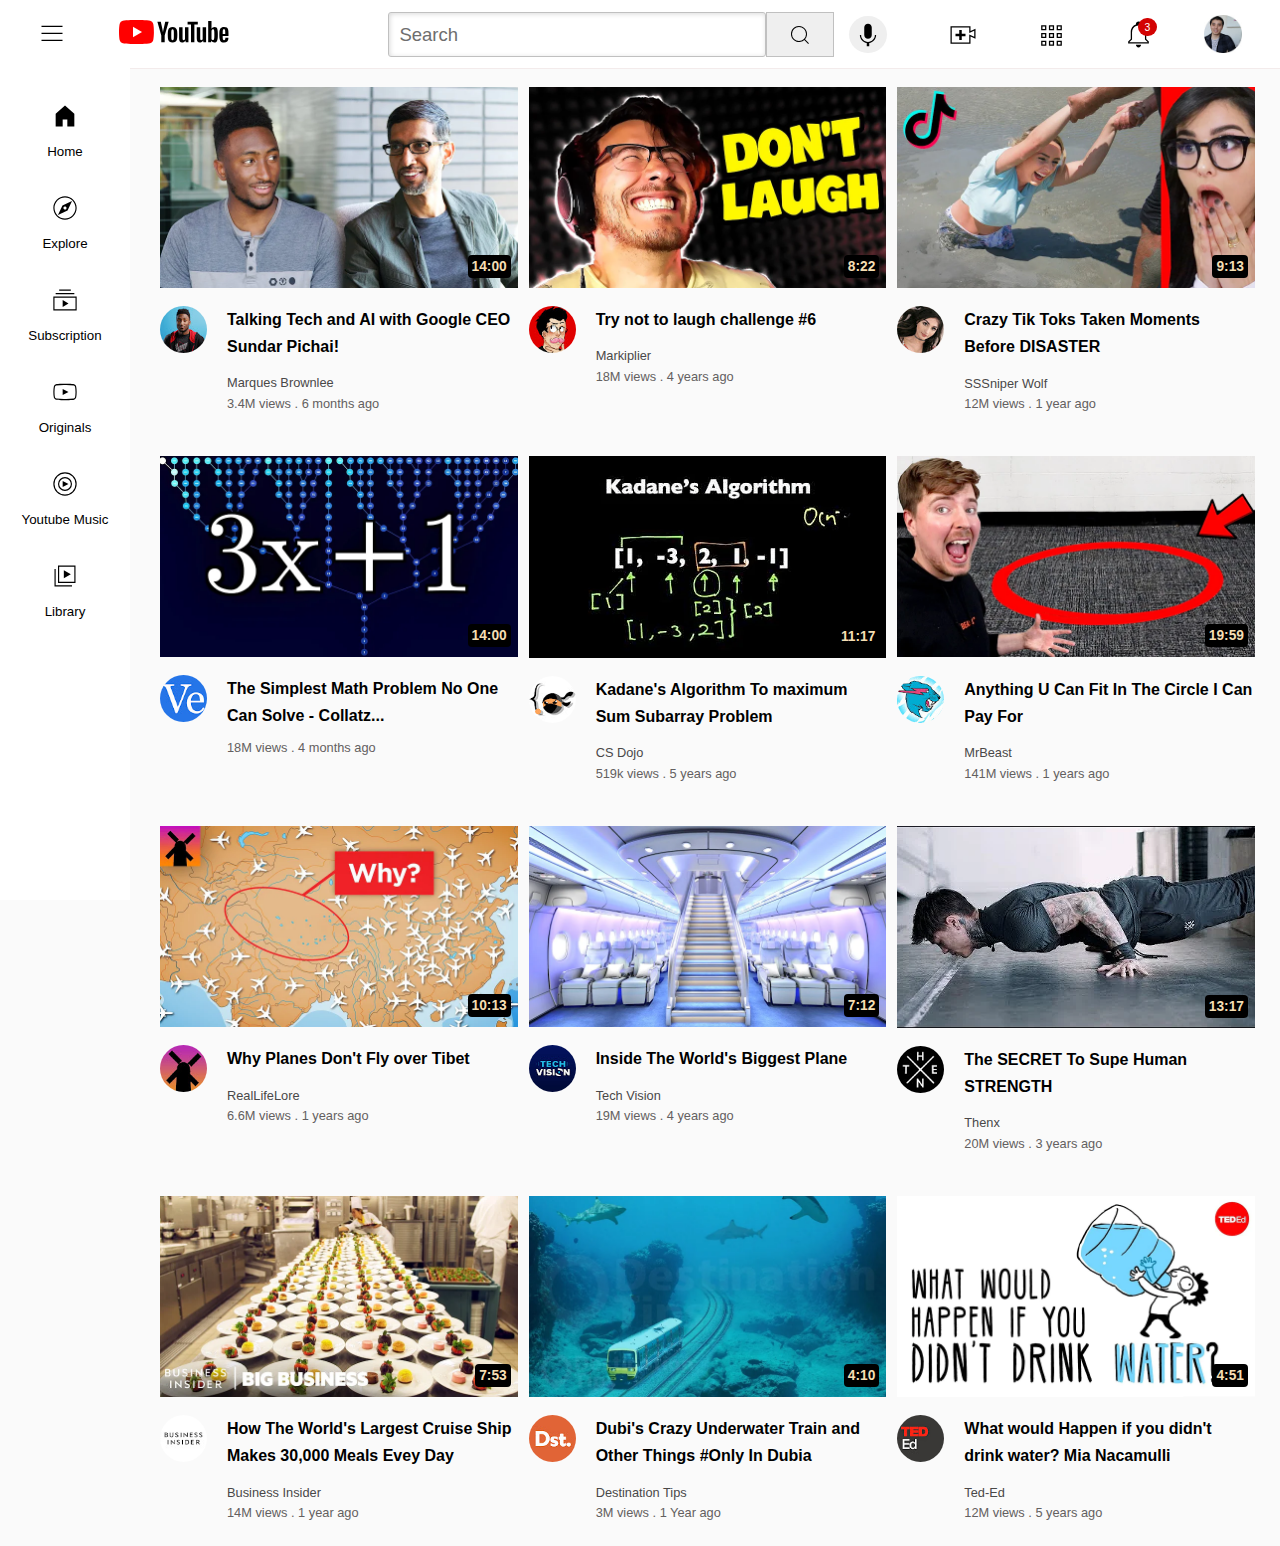
<file: index.html>
<!DOCTYPE html>
<html>
  <head>
    <title>Youtube Clone</title>
    <link rel="stylesheet" href="Styles\Videos.css">
    <link rel="stylesheet" href="Styles\header.css">
    <link rel="stylesheet" href="Styles\sidebar.css">
  </head>
  <body style="font-family: arial; margin: 0%; padding-top: 6.8%; height: 1200px; padding-left: 160px; padding-right: 25px; background-color: rgb(250, 250, 250);">
    <header>
      <div class="left-section">
        <img class="hamburger-menu" src="Icons\hamburger-menu.svg">
        <a href="youtube.com"><img class="logo" src="Icons\youtube-logo.svg"></a>
      </div>
      <div class="middle-section">
        <input class="searchbar" type="text" placeholder="Search">
        <button class="search-button"><img  class="search" src="Icons\search-button.svg"> <p class="tooltip">Search</p>
        </button>
        <button class="voice-rec-button"><img  class="voice-rec-img" src="Icons\voice-search-icon.svg"> <p class="tooltip">Search with your voice</p></button>
      </div>
      <div class="right-section">   
        <button class="upload-button"><img class="upload-img" src="Icons\upload.svg"> <p class="tooltip">Create</p></button>
        <button class="apps-button"><img class="apps-img" src="Icons\youtube-apps.svg"><p class="tooltip">Apps</p></button>
        <div class="notif-div">
          <p class="notif-num">3</p>
          <button class="notification-button"><img class="notification-img" src="Icons\notifications.svg"><p class="tooltip">Notification</p></button>          
        </div>
        <img class="profile-pic" src="Icons\my-channel.jpeg">
    </header>
    <nav class="side-bar">      
        <div class="side-bar-div">
          <button class="side-bar-button"> <img class="side-bar-img" src="Icons\sidebar-icons\home.svg"> 
            <p class="side-bar-writings">Home</p></button>
         </div>
         <div class="side-bar-div">
          <button class="side-bar-button"> <img class="side-bar-img" src="Icons\sidebar-icons\explore.svg"> 
            <p class="side-bar-writings">Explore</p></button>
         </div>
         <div class="side-bar-div">
          <button class="side-bar-button"> <img class="side-bar-img" src="Icons\sidebar-icons\subscriptions.svg"> 
            <p class="side-bar-writings">Subscription</p></button>
         </div>
         <div class="side-bar-div">
          <button class="side-bar-button"> <img class="side-bar-img" src="Icons\sidebar-icons\originals.svg"> 
            <p class="side-bar-writings">Originals</p></button>
         </div>
         <div class="side-bar-div">
          <button class="side-bar-button"> <img class="side-bar-img" src="Icons\sidebar-icons\youtube-music.svg"> 
            <p class="side-bar-writings">Youtube Music</p></button>
         </div>
         <div class="side-bar-div">
          <button class="side-bar-button"> <img class="side-bar-img" src="Icons\sidebar-icons\library.svg"> 
            <p class="side-bar-writings">Library</p></button>
         </div>
    </nav>
    <div class="boss_cont">
      <div class="first_container">
        <div class="thumbnail-div">
          <img class="thumbnail" src="Thumbnails/thumbnail-1.webp">
          <p class="time">14:00</p>
        </div>
        <div class="second_container">
          <div class="channel_pic_wrapper">
            <img class="channel_pic" src="Channel-pics/channel-1.jpeg">
            <div class="channel-pic-tooltip">
              <img class="tooltip-pic" src="Channel-pics/channel-1.jpeg">
              <div>
                <p class="tooltip-name">Marques Brownlee</p>
                <p class="subs">15M Subscribers</p>
              </div>  
            </div>
          </div>
          <div class="video_info">
            <p class="title_of_video">Talking Tech and AI with Google CEO Sundar Pichai!</p>
            <p class="channel_name">Marques Brownlee</p>
            <p class="views_time">3.4M views . 6 months ago</p>
          </div>  
        </div>            
      </div>
      <div class="first_container">
       <div class="thumbnail-div">
        <img class="thumbnail" src="Thumbnails/thumbnail-2.webp">
        <p class="time">8:22</p> 
       </div>
        <div class="second_container"> 
          <div class="channel_pic_wrapper">
            <img class="channel_pic" src="Channel-pics/channel-2.jpeg">
            <div class="channel-pic-tooltip">
              <img class="tooltip-pic" src="Channel-pics/channel-2.jpeg">
              <div>
                <p class="tooltip-name">Markiplier</p>
                <p class="subs">30M Subscribers</p>
              </div>
            </div>  
          </div>
          <div class="video_info">
            <p class="title_of_video">Try not to laugh challenge #6</p>
            <p class="channel_name">Markiplier</p>
            <p class="views_time">18M views . 4 years ago</p>
          </div>
        </div>
      </div>
      <div class="first_container">
        <div class="thumbnail-div">
          <img class="thumbnail" src="Thumbnails/thumbnail-3.webp">
          <p class="time">9:13</p> 
        </div>    
        <div class="second_container">
          <div class="channel_pic_wrapper">
            <img class="channel_pic" src="Channel-pics/channel-3.jpeg">
            <div class="channel-pic-tooltip">
              <img class="tooltip-pic" src="Channel-pics/channel-3.jpeg">
              <div>
                <p class="tooltip-name">SSSniper Wolf</p>
                <p class="subs">30M Subscribers</p>
              </div>
            </div>  
          </div>
          <div class="video_info">
            <p class="title_of_video">Crazy Tik Toks Taken Moments Before DISASTER</p>
            <p class="channel_name">SSSniper Wolf</p>
            <p class="views_time">12M views . 1 year ago</p>
          </div>          
        </div> 
      </div>
      <div class="first_container">
        <div class="thumbnail-div">
          <p class="time">14:00</p> 
          <img class="thumbnail" src="Thumbnails\thumbnail-4.webp">
        </div>
        <div class="second_container">
          <div class="channel_pic_wrapper">
            <img class="channel_pic" src="Channel-pics/channel-4.jpeg">
            <div class="channel-pic-tooltip">
              <img class="tooltip-pic" src="Channel-pics/channel-4.jpeg">
              <div>
                <p class="tooltip-name">Veritasium</p>
                <p class="subs">30M Subscribers</p>
              </div>
            </div>  
          </div>
            <div class="video_info">
              <p class="title_of_video">The Simplest Math Problem No One Can Solve - Collatz...</p>
              <p class="channel_name"></p>
              <p class="views_time">18M views . 4 months ago</p>
            </div>
        </div>
      </div>
      <div class="first_container">
        <div class="thumbnail-div">
          <p class="time">11:17</p> 
          <img class="thumbnail" src="Thumbnails\thumbnail-5.webp">
        </div>
        <div class="second_container">
          <div class="channel_pic_wrapper">
            <img class="channel_pic" src="Channel-pics/channel-5.jpeg">
            <div class="channel-pic-tooltip">
              <img class="tooltip-pic" src="Channel-pics/channel-5.jpeg">
              <div>
                <p class="tooltip-name">Cj Dojo</p>
                <p class="subs">30M Subscribers</p>
              </div>
            </div>  
          </div>
          <div class="video_info">
            <p class="title_of_video">Kadane's Algorithm To maximum Sum Subarray Problem</p>
            <p class="channel_name">CS Dojo</p> 
            <p class="views_time">519k views . 5 years ago</p>
          </div>
        </div>
      </div>
      <div class="first_container">
        <div class="thumbnail-div">
          <p class="time">19:59</p> 
          <img class="thumbnail" src="Thumbnails\thumbnail-6.webp">
        </div>
        <div class="second_container">  
          <div class="channel_pic_wrapper">
            <img class="channel_pic" src="Channel-pics/channel-6.jpeg">
            <div class="channel-pic-tooltip">
              <img class="tooltip-pic" src="Channel-pics/channel-6.jpeg">
              <div>
                <p class="tooltip-name">MrBeast</p>
                <p class="subs">300M Subscribers</p>
              </div>
            </div>  
          </div>
          <div class="video_info">
            <p class="title_of_video">Anything U Can Fit In The Circle I Can Pay For </p>
            <p class="channel_name">MrBeast</p>
            <p class="views_time">141M views . 1 years ago</p>
          </div>
        </div>  
      </div>
      <div class="first_container">
        <div class="thumbnail-div">
          <p class="time">10:13</p> 
          <img class="thumbnail" src="Thumbnails\thumbnail-7.webp">
        </div>  
        <div class="second_container">  
          <div class="channel_pic_wrapper">
            <img class="channel_pic" src="Channel-pics/channel-7.jpeg">
            <div class="channel-pic-tooltip">
              <img class="tooltip-pic" src="Channel-pics/channel-7.jpeg">
              <div>
                <p class="tooltip-name">RealLifeLore</p>
                <p class="subs">30M Subscribers</p>
              </div>
            </div>  
          </div>
          <div class="video_info">
            <p class="title_of_video">Why Planes Don't Fly over Tibet</p>
            <p class="channel_name">RealLifeLore</p>
            <p class="views_time">6.6M views . 1 years ago</p>
          </div>
        </div>
      </div>
      <div class="first_container">
        <div class="thumbnail-div">
          <p class="time">7:12</p> 
          <img class="thumbnail" src="Thumbnails\thumbnail-8.webp">
        </div>  
        <div class="second_container">
          <div class="channel_pic_wrapper">
            <img class="channel_pic" src="Channel-pics/channel-8.jpeg">
            <div class="channel-pic-tooltip">
              <img class="tooltip-pic" src="Channel-pics/channel-8.jpeg">
              <div>
                <p class="tooltip-name">Tech Vision</p>
                <p class="subs">30M Subscribers</p>
              </div>
            </div>  
          </div>
          <div class="video_info">
            <p class="title_of_video">Inside The World's Biggest Plane</p>
            <p class="channel_name">Tech Vision</p>
            <p class="views_time">19M views . 4 years ago</p>
          </div>
        </div>
      </div>
      <div class="first_container">
        <div class="thumbnail-div">
          <img class="thumbnail" src="Thumbnails/thumbnail-9.webp">
          <p class="time">13:17</p>
        </div>
        <div class="second_container">
          <div class="channel_pic_wrapper">
            <img class="channel_pic" src="Channel-pics/channel-9.jpeg">
            <div class="channel-pic-tooltip">
              <img class="tooltip-pic" src="Channel-pics/channel-9.jpeg">
              <div>
                <p class="tooltip-name">Thenx</p>
                <p class="subs">30M Subscribers</p>
              </div>
            </div>  
          </div>
          <div class="video_info">
            <p class="title_of_video">The SECRET To Supe Human STRENGTH</p>
            <p class="channel_name">Thenx</p>
            <p class="views_time">20M views . 3 years ago</p>
          </div>  
        </div>            
      </div>
      <div class="first_container">
        <div class="thumbnail-div">
          <img class="thumbnail" src="Thumbnails/thumbnail-10.webp">
          <p class="time">7:53</p>
        </div>
        <div class="second_container">
          <div class="channel_pic_wrapper">
            <img class="channel_pic" src="Channel-pics/channel-10.jpeg">
            <div class="channel-pic-tooltip">
              <img class="tooltip-pic" src="Channel-pics/channel-10.jpeg">
              <div>
                <p class="tooltip-name">Business</p>
                <p class="subs">30M Subscribers</p>
              </div>
            </div>  
          </div>
            <div class="video_info">
              <p class="title_of_video">How The World's Largest Cruise Ship Makes 30,000 Meals Evey Day</p>
              <p class="channel_name">Business Insider</p>
              <p class="views_time">14M views . 1 year ago</p>
            </div>  
        </div>            
      </div>
      <div class="first_container">
        <div class="thumbnail-div">
          <img class="thumbnail" src="Thumbnails/thumbnail-11.webp">
          <p class="time">4:10</p>
        </div>
        <div class="second_container">
          <div class="channel_pic_wrapper">
            <img class="channel_pic" src="Channel-pics/channel-11.jpeg">
            <div class="channel-pic-tooltip">
              <img class="tooltip-pic" src="Channel-pics/channel-11.jpeg">
              <div>
                <p class="tooltip-name">Destination Tips</p>
                <p class="subs">30M Subscribers</p>
              </div>
            </div>  
          </div>
          <div class="video_info">
            <p class="title_of_video">Dubi's Crazy Underwater Train and Other Things #Only In Dubia</p>
            <p class="channel_name">Destination Tips</p>
            <p class="views_time">3M views . 1 Year ago</p>
          </div>  
        </div>            
      </div> 
      <div class="first_container">
        <div class="thumbnail-div">
          <img class="thumbnail" src="Thumbnails/thumbnail-12.webp">
          <p class="time">4:51</p>
        </div>
        <div class="second_container">
          <div class="channel_pic_wrapper">
            <img class="channel_pic" src="Channel-pics/channel-12.jpeg">
            <div class="channel-pic-tooltip">
              <img class="tooltip-pic" src="Channel-pics/channel-12.jpeg">
              <div>
                <p class="tooltip-name">Ted-Ed</p>
                <p class="subs">30M Subscribers</p>
              </div>
            </div>  
          </div>
          <div class="video_info">
            <p class="title_of_video">What would Happen if you didn't drink water? Mia Nacamulli</p>
            <p class="channel_name">Ted-Ed</p>
            <p class="views_time">12M views . 5 years ago</p>
          </div>  
        </div>            
      </div>
    </div>
  </body>
</html>
</file>
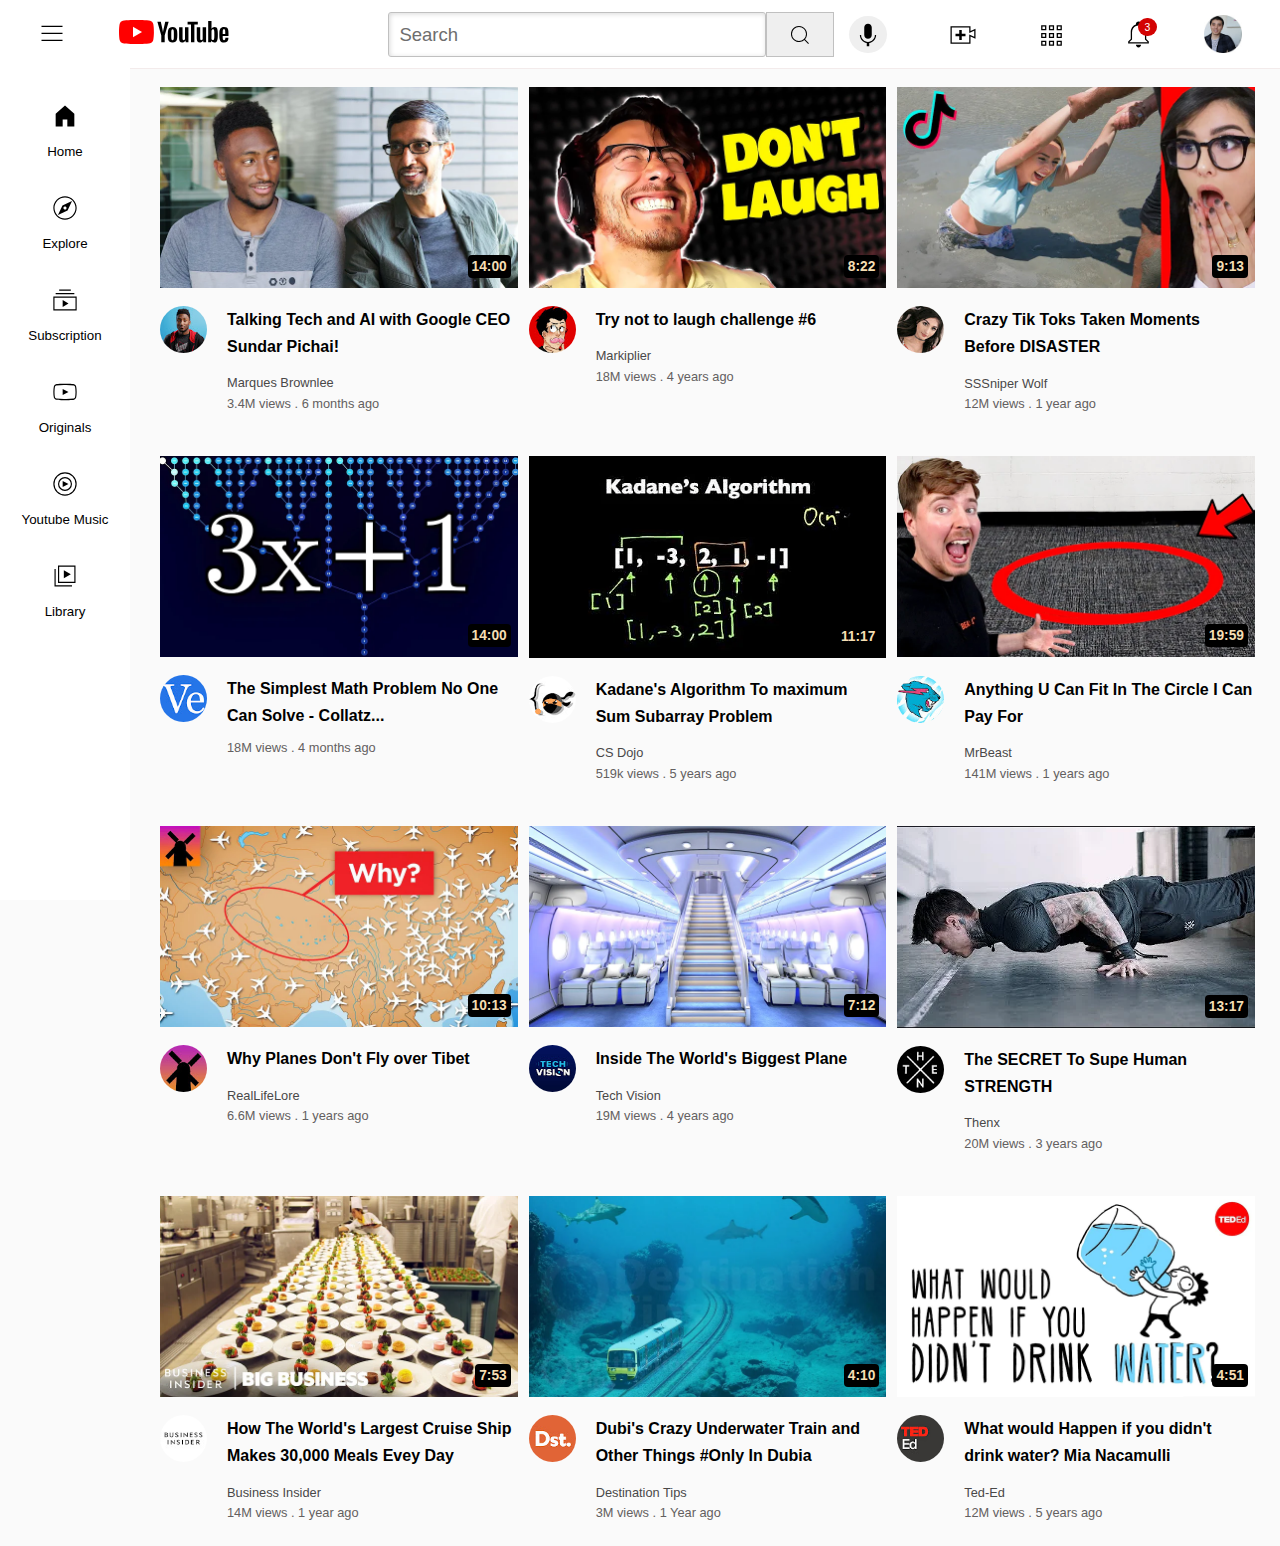
<file: index.html.html>
<!DOCTYPE html>
<html>
  <head>
    <title>Youtube Clone</title>
    <link rel="stylesheet" href="Styles\Videos.css">
    <link rel="stylesheet" href="Styles\header.css">
    <link rel="stylesheet" href="Styles\sidebar.css">
  </head>
  <body style="font-family: arial; margin: 0%; padding-top: 6.8%; height: 1200px; padding-left: 160px; padding-right: 25px; background-color: rgb(250, 250, 250);">
    <header>
      <div class="left-section">
        <img class="hamburger-menu" src="Icons\hamburger-menu.svg">
        <a href="youtube.com"><img class="logo" src="Icons\youtube-logo.svg"></a>
      </div>
      <div class="middle-section">
        <input class="searchbar" type="text" placeholder="Search">
        <button class="search-button"><img  class="search" src="Icons\search-button.svg"> <p class="tooltip">Search</p>
        </button>
        <button class="voice-rec-button"><img  class="voice-rec-img" src="Icons\voice-search-icon.svg"> <p class="tooltip">Search with your voice</p></button>
      </div>
      <div class="right-section">   
        <button class="upload-button"><img class="upload-img" src="Icons\upload.svg"> <p class="tooltip">Create</p></button>
        <button class="apps-button"><img class="apps-img" src="Icons\youtube-apps.svg"><p class="tooltip">Apps</p></button>
        <div class="notif-div">
          <p class="notif-num">3</p>
          <button class="notification-button"><img class="notification-img" src="Icons\notifications.svg"><p class="tooltip">Notification</p></button>          
        </div>
        <img class="profile-pic" src="Icons\my-channel.jpeg">
    </header>
    <nav class="side-bar">      
        <div class="side-bar-div">
          <button class="side-bar-button"> <img class="side-bar-img" src="Icons\sidebar-icons\home.svg"> 
            <p class="side-bar-writings">Home</p></button>
         </div>
         <div class="side-bar-div">
          <button class="side-bar-button"> <img class="side-bar-img" src="Icons\sidebar-icons\explore.svg"> 
            <p class="side-bar-writings">Explore</p></button>
         </div>
         <div class="side-bar-div">
          <button class="side-bar-button"> <img class="side-bar-img" src="Icons\sidebar-icons\subscriptions.svg"> 
            <p class="side-bar-writings">Subscription</p></button>
         </div>
         <div class="side-bar-div">
          <button class="side-bar-button"> <img class="side-bar-img" src="Icons\sidebar-icons\originals.svg"> 
            <p class="side-bar-writings">Originals</p></button>
         </div>
         <div class="side-bar-div">
          <button class="side-bar-button"> <img class="side-bar-img" src="Icons\sidebar-icons\youtube-music.svg"> 
            <p class="side-bar-writings">Youtube Music</p></button>
         </div>
         <div class="side-bar-div">
          <button class="side-bar-button"> <img class="side-bar-img" src="Icons\sidebar-icons\library.svg"> 
            <p class="side-bar-writings">Library</p></button>
         </div>
    </nav>
    <div class="boss_cont">
      <div class="first_container">
        <div class="thumbnail-div">
          <img class="thumbnail" src="Thumbnails/thumbnail-1.webp">
          <p class="time">14:00</p>
        </div>
        <div class="second_container">
          <div class="channel_pic_wrapper">
            <img class="channel_pic" src="Channel-pics/channel-1.jpeg">
            <div class="channel-pic-tooltip">
              <img class="tooltip-pic" src="Channel-pics/channel-1.jpeg">
              <div>
                <p class="tooltip-name">Marques Brownlee</p>
                <p class="subs">15M Subscribers</p>
              </div>  
            </div>
          </div>
          <div class="video_info">
            <p class="title_of_video">Talking Tech and AI with Google CEO Sundar Pichai!</p>
            <p class="channel_name">Marques Brownlee</p>
            <p class="views_time">3.4M views . 6 months ago</p>
          </div>  
        </div>            
      </div>
      <div class="first_container">
       <div class="thumbnail-div">
        <img class="thumbnail" src="Thumbnails/thumbnail-2.webp">
        <p class="time">8:22</p> 
       </div>
        <div class="second_container"> 
          <div class="channel_pic_wrapper">
            <img class="channel_pic" src="Channel-pics/channel-2.jpeg">
            <div class="channel-pic-tooltip">
              <img class="tooltip-pic" src="Channel-pics/channel-2.jpeg">
              <div>
                <p class="tooltip-name">Markiplier</p>
                <p class="subs">30M Subscribers</p>
              </div>
            </div>  
          </div>
          <div class="video_info">
            <p class="title_of_video">Try not to laugh challenge #6</p>
            <p class="channel_name">Markiplier</p>
            <p class="views_time">18M views . 4 years ago</p>
          </div>
        </div>
      </div>
      <div class="first_container">
        <div class="thumbnail-div">
          <img class="thumbnail" src="Thumbnails/thumbnail-3.webp">
          <p class="time">9:13</p> 
        </div>    
        <div class="second_container">
          <div class="channel_pic_wrapper">
            <img class="channel_pic" src="Channel-pics/channel-3.jpeg">
            <div class="channel-pic-tooltip">
              <img class="tooltip-pic" src="Channel-pics/channel-3.jpeg">
              <div>
                <p class="tooltip-name">SSSniper Wolf</p>
                <p class="subs">30M Subscribers</p>
              </div>
            </div>  
          </div>
          <div class="video_info">
            <p class="title_of_video">Crazy Tik Toks Taken Moments Before DISASTER</p>
            <p class="channel_name">SSSniper Wolf</p>
            <p class="views_time">12M views . 1 year ago</p>
          </div>          
        </div> 
      </div>
      <div class="first_container">
        <div class="thumbnail-div">
          <p class="time">14:00</p> 
          <img class="thumbnail" src="Thumbnails\thumbnail-4.webp">
        </div>
        <div class="second_container">
          <div class="channel_pic_wrapper">
            <img class="channel_pic" src="Channel-pics/channel-4.jpeg">
            <div class="channel-pic-tooltip">
              <img class="tooltip-pic" src="Channel-pics/channel-4.jpeg">
              <div>
                <p class="tooltip-name">Veritasium</p>
                <p class="subs">30M Subscribers</p>
              </div>
            </div>  
          </div>
            <div class="video_info">
              <p class="title_of_video">The Simplest Math Problem No One Can Solve - Collatz...</p>
              <p class="channel_name"></p>
              <p class="views_time">18M views . 4 months ago</p>
            </div>
        </div>
      </div>
      <div class="first_container">
        <div class="thumbnail-div">
          <p class="time">11:17</p> 
          <img class="thumbnail" src="Thumbnails\thumbnail-5.webp">
        </div>
        <div class="second_container">
          <div class="channel_pic_wrapper">
            <img class="channel_pic" src="Channel-pics/channel-5.jpeg">
            <div class="channel-pic-tooltip">
              <img class="tooltip-pic" src="Channel-pics/channel-5.jpeg">
              <div>
                <p class="tooltip-name">Cj Dojo</p>
                <p class="subs">30M Subscribers</p>
              </div>
            </div>  
          </div>
          <div class="video_info">
            <p class="title_of_video">Kadane's Algorithm To maximum Sum Subarray Problem</p>
            <p class="channel_name">CS Dojo</p> 
            <p class="views_time">519k views . 5 years ago</p>
          </div>
        </div>
      </div>
      <div class="first_container">
        <div class="thumbnail-div">
          <p class="time">19:59</p> 
          <img class="thumbnail" src="Thumbnails\thumbnail-6.webp">
        </div>
        <div class="second_container">  
          <div class="channel_pic_wrapper">
            <img class="channel_pic" src="Channel-pics/channel-6.jpeg">
            <div class="channel-pic-tooltip">
              <img class="tooltip-pic" src="Channel-pics/channel-6.jpeg">
              <div>
                <p class="tooltip-name">MrBeast</p>
                <p class="subs">300M Subscribers</p>
              </div>
            </div>  
          </div>
          <div class="video_info">
            <p class="title_of_video">Anything U Can Fit In The Circle I Can Pay For </p>
            <p class="channel_name">MrBeast</p>
            <p class="views_time">141M views . 1 years ago</p>
          </div>
        </div>  
      </div>
      <div class="first_container">
        <div class="thumbnail-div">
          <p class="time">10:13</p> 
          <img class="thumbnail" src="Thumbnails\thumbnail-7.webp">
        </div>  
        <div class="second_container">  
          <div class="channel_pic_wrapper">
            <img class="channel_pic" src="Channel-pics/channel-7.jpeg">
            <div class="channel-pic-tooltip">
              <img class="tooltip-pic" src="Channel-pics/channel-7.jpeg">
              <div>
                <p class="tooltip-name">RealLifeLore</p>
                <p class="subs">30M Subscribers</p>
              </div>
            </div>  
          </div>
          <div class="video_info">
            <p class="title_of_video">Why Planes Don't Fly over Tibet</p>
            <p class="channel_name">RealLifeLore</p>
            <p class="views_time">6.6M views . 1 years ago</p>
          </div>
        </div>
      </div>
      <div class="first_container">
        <div class="thumbnail-div">
          <p class="time">7:12</p> 
          <img class="thumbnail" src="Thumbnails\thumbnail-8.webp">
        </div>  
        <div class="second_container">
          <div class="channel_pic_wrapper">
            <img class="channel_pic" src="Channel-pics/channel-8.jpeg">
            <div class="channel-pic-tooltip">
              <img class="tooltip-pic" src="Channel-pics/channel-8.jpeg">
              <div>
                <p class="tooltip-name">Tech Vision</p>
                <p class="subs">30M Subscribers</p>
              </div>
            </div>  
          </div>
          <div class="video_info">
            <p class="title_of_video">Inside The World's Biggest Plane</p>
            <p class="channel_name">Tech Vision</p>
            <p class="views_time">19M views . 4 years ago</p>
          </div>
        </div>
      </div>
      <div class="first_container">
        <div class="thumbnail-div">
          <img class="thumbnail" src="Thumbnails/thumbnail-9.webp">
          <p class="time">13:17</p>
        </div>
        <div class="second_container">
          <div class="channel_pic_wrapper">
            <img class="channel_pic" src="Channel-pics/channel-9.jpeg">
            <div class="channel-pic-tooltip">
              <img class="tooltip-pic" src="Channel-pics/channel-9.jpeg">
              <div>
                <p class="tooltip-name">Thenx</p>
                <p class="subs">30M Subscribers</p>
              </div>
            </div>  
          </div>
          <div class="video_info">
            <p class="title_of_video">The SECRET To Supe Human STRENGTH</p>
            <p class="channel_name">Thenx</p>
            <p class="views_time">20M views . 3 years ago</p>
          </div>  
        </div>            
      </div>
      <div class="first_container">
        <div class="thumbnail-div">
          <img class="thumbnail" src="Thumbnails/thumbnail-10.webp">
          <p class="time">7:53</p>
        </div>
        <div class="second_container">
          <div class="channel_pic_wrapper">
            <img class="channel_pic" src="Channel-pics/channel-10.jpeg">
            <div class="channel-pic-tooltip">
              <img class="tooltip-pic" src="Channel-pics/channel-10.jpeg">
              <div>
                <p class="tooltip-name">Business</p>
                <p class="subs">30M Subscribers</p>
              </div>
            </div>  
          </div>
            <div class="video_info">
              <p class="title_of_video">How The World's Largest Cruise Ship Makes 30,000 Meals Evey Day</p>
              <p class="channel_name">Business Insider</p>
              <p class="views_time">14M views . 1 year ago</p>
            </div>  
        </div>            
      </div>
      <div class="first_container">
        <div class="thumbnail-div">
          <img class="thumbnail" src="Thumbnails/thumbnail-11.webp">
          <p class="time">4:10</p>
        </div>
        <div class="second_container">
          <div class="channel_pic_wrapper">
            <img class="channel_pic" src="Channel-pics/channel-11.jpeg">
            <div class="channel-pic-tooltip">
              <img class="tooltip-pic" src="Channel-pics/channel-11.jpeg">
              <div>
                <p class="tooltip-name">Destination Tips</p>
                <p class="subs">30M Subscribers</p>
              </div>
            </div>  
          </div>
          <div class="video_info">
            <p class="title_of_video">Dubi's Crazy Underwater Train and Other Things #Only In Dubia</p>
            <p class="channel_name">Destination Tips</p>
            <p class="views_time">3M views . 1 Year ago</p>
          </div>  
        </div>            
      </div> 
      <div class="first_container">
        <div class="thumbnail-div">
          <img class="thumbnail" src="Thumbnails/thumbnail-12.webp">
          <p class="time">4:51</p>
        </div>
        <div class="second_container">
          <div class="channel_pic_wrapper">
            <img class="channel_pic" src="Channel-pics/channel-12.jpeg">
            <div class="channel-pic-tooltip">
              <img class="tooltip-pic" src="Channel-pics/channel-12.jpeg">
              <div>
                <p class="tooltip-name">Ted-Ed</p>
                <p class="subs">30M Subscribers</p>
              </div>
            </div>  
          </div>
          <div class="video_info">
            <p class="title_of_video">What would Happen if you didn't drink water? Mia Nacamulli</p>
            <p class="channel_name">Ted-Ed</p>
            <p class="views_time">12M views . 5 years ago</p>
          </div>  
        </div>            
      </div>
    </div>
  </body>
</html>
</file>
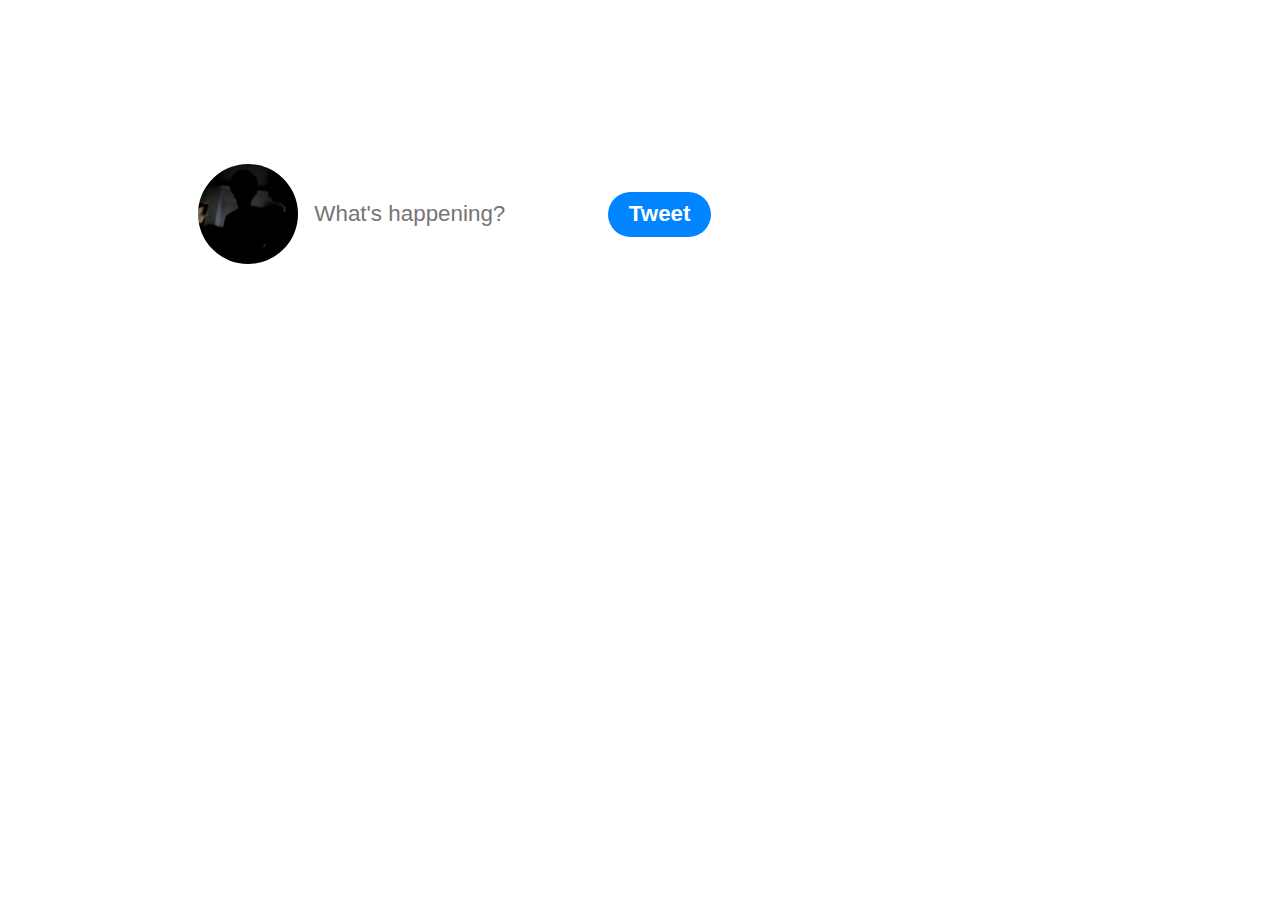
<file: Practices/first.html>
<!DOCTYPE html>
<html>
  <head></head>

    <style>

      div{
        margin-left: 15%;
        margin-top: 13%;
        
      }

      img{
        height: 100px;
        width: 100px;
        border-radius: 1000px;
        vertical-align: middle;
        font-size: 140%;
        margin-right: 1%;
      }

      input{
        border: none;
        vertical-align: middle;
        font-size: 140%;
      }

      button{
        background-color: rgb(0, 132, 255);
        color: white;
        cursor: pointer;
        font-weight: bold;
        border: none;
        vertical-align: middle;
        font-size: 140%;
        padding: 0.9% 1.9% 0.9% 1.9%;
        border-radius: 30px;
      }

    </style>

<body>
  <div>
    <img src="WIN_20241124_144056.JPG">
    <input type="text" placeholder="What's happening?">
    <button>Tweet</button>
  </div>  
  </body>
</html>
</file>
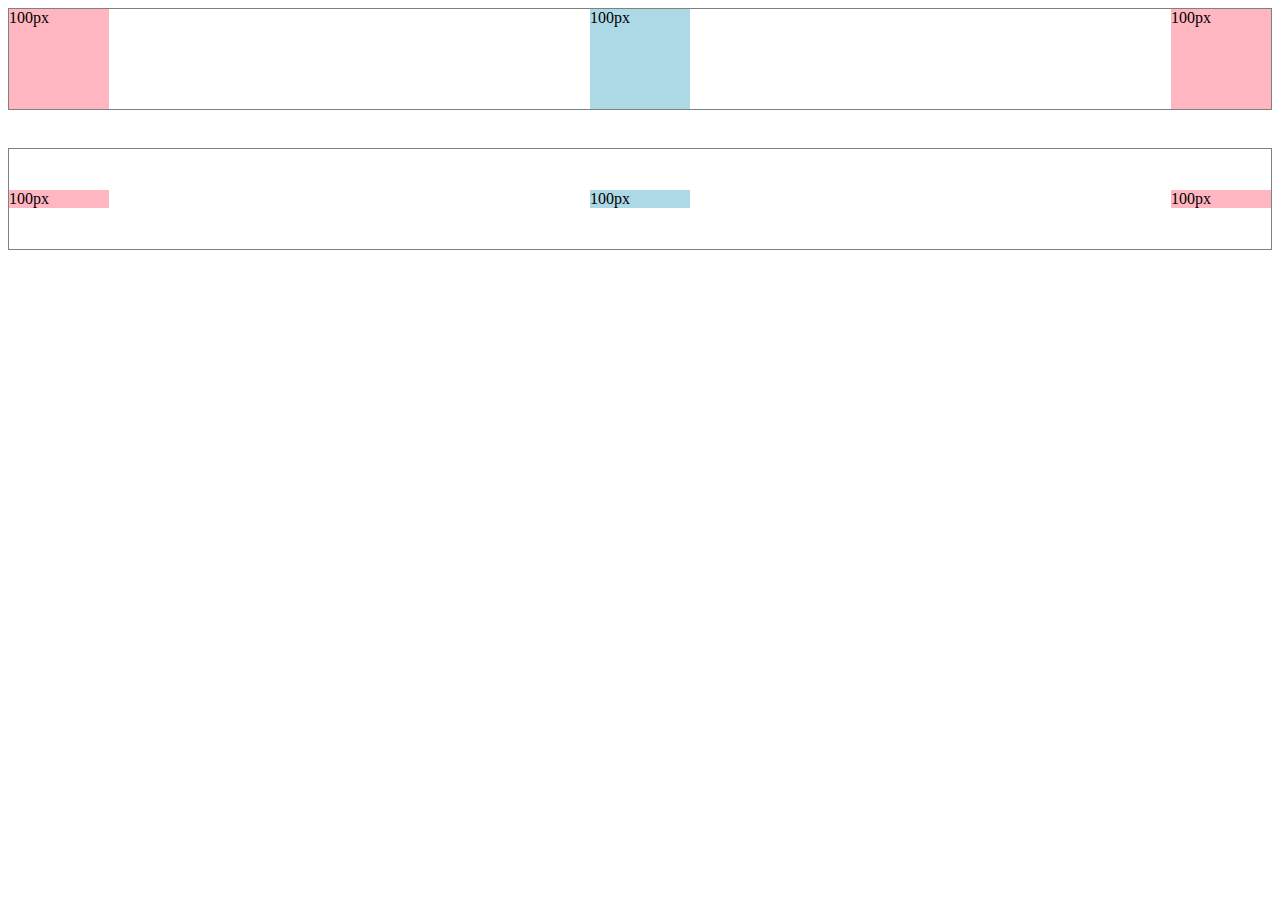
<file: Practices/flex_box.html>
<!DOCTYPE html>
<html>
  <head>
    <title>
      Flex Box
    </title>

    <style>

      .boss-div{
        display: flex;
        flex-direction: row;
        justify-content: space-between;
        height: 100px;
        border-width: 1px;
        border-color: gray;
        border-style: solid;
        margin-bottom: 3%;
      }

      .boss-div-2{
        display: flex;
        flex-direction: row;
        justify-content: space-between;
        height: 100px;
        border-width: 1px;
        border-color: gray;
        border-style: solid;
        margin-bottom: 3%;
        align-items: center;
      }


      .pink{
        background-color: lightpink;
        width: 100px;

        
      }

      .blue{
        background-color: lightblue;
        width: 100px;
      }
    </style>

  </head>

  <body >
    

    <div class="boss-div">
      <div class="pink">100px</div>
      <div class="blue">100px</div>
      <div class="pink">100px</div>

    </div>

    <div class="boss-div-2">
      <div class="pink">100px</div>
      <div class="blue">100px</div>
      <div class="pink">100px</div>

    </div>

  </body>


</html>
</file>
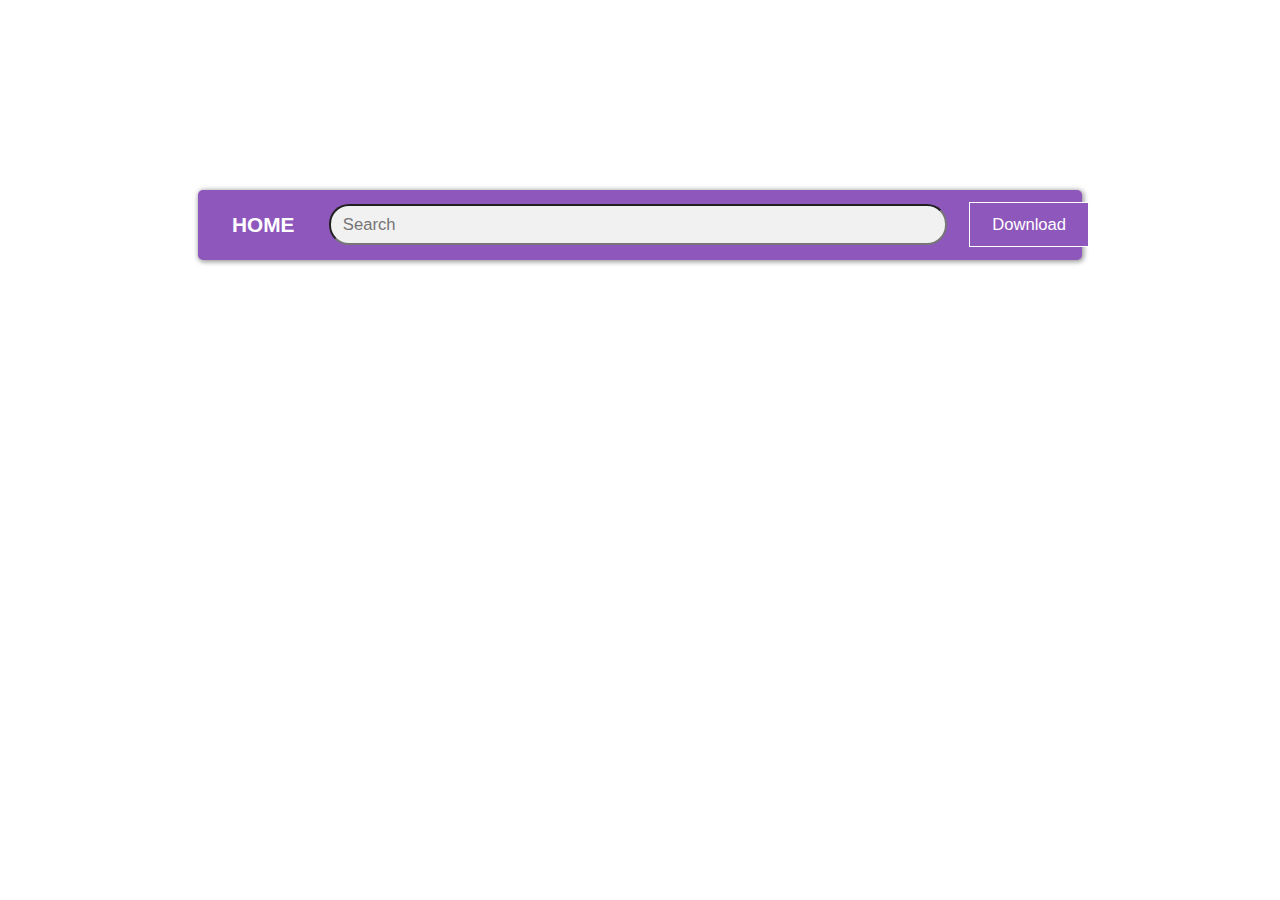
<file: Practices/flexbox_eg.html>
<!DOCTYPE html>
<html>
  <head>
    <title>Exampe</title>
    <style>


      .Boss-div{
        font-family: Arial, sans-serif;
        display: flex;
        flex-direction: row;
        font-weight: bold;
        font-size: 130%;
        margin-top: 15%;
        margin-left: 15%;
        margin-right: 15%;
        background-color: rgb(142, 87, 187);
        box-shadow:1px 1px 5px 1px rgba(0, 0, 0, 0.4);
        border-radius: 5px;
        justify-content: space-between;
        align-items: center;
        height: 70px;
        padding-right: 2%;
      }

   

      .content{
       

        margin-left: 4%;
        color: white;
      }

      .searchbar{
        background-color: rgb(241, 241, 241);
        width: 600px;
        height: 35px;
        border-radius: 20px;
        padding-left: 2%;
        font-size: 80%;
      }

      .searchbar:active{
        border-color: white;
        border-style: solid;
        border-width: 1px;
      }

      button{
        padding: 11.5px 22px 11.5px 22px;
        background-color: rgb(142, 87, 187);
        color: white;
        border-color: white;
        border-width: 1px;
        border-style: solid;
        font-size: 80%;
   
      }
   
    </style>
  </head>

  <body>
    
    <div class="Boss-div">

     <div class="content">HOME</div>
     <div class="content"><input class="searchbar" type="searchbar" placeholder="Search"></div>
     <div class="content"><button>Download</button></div>

    </div>
  
  </body>

</html>
</file>
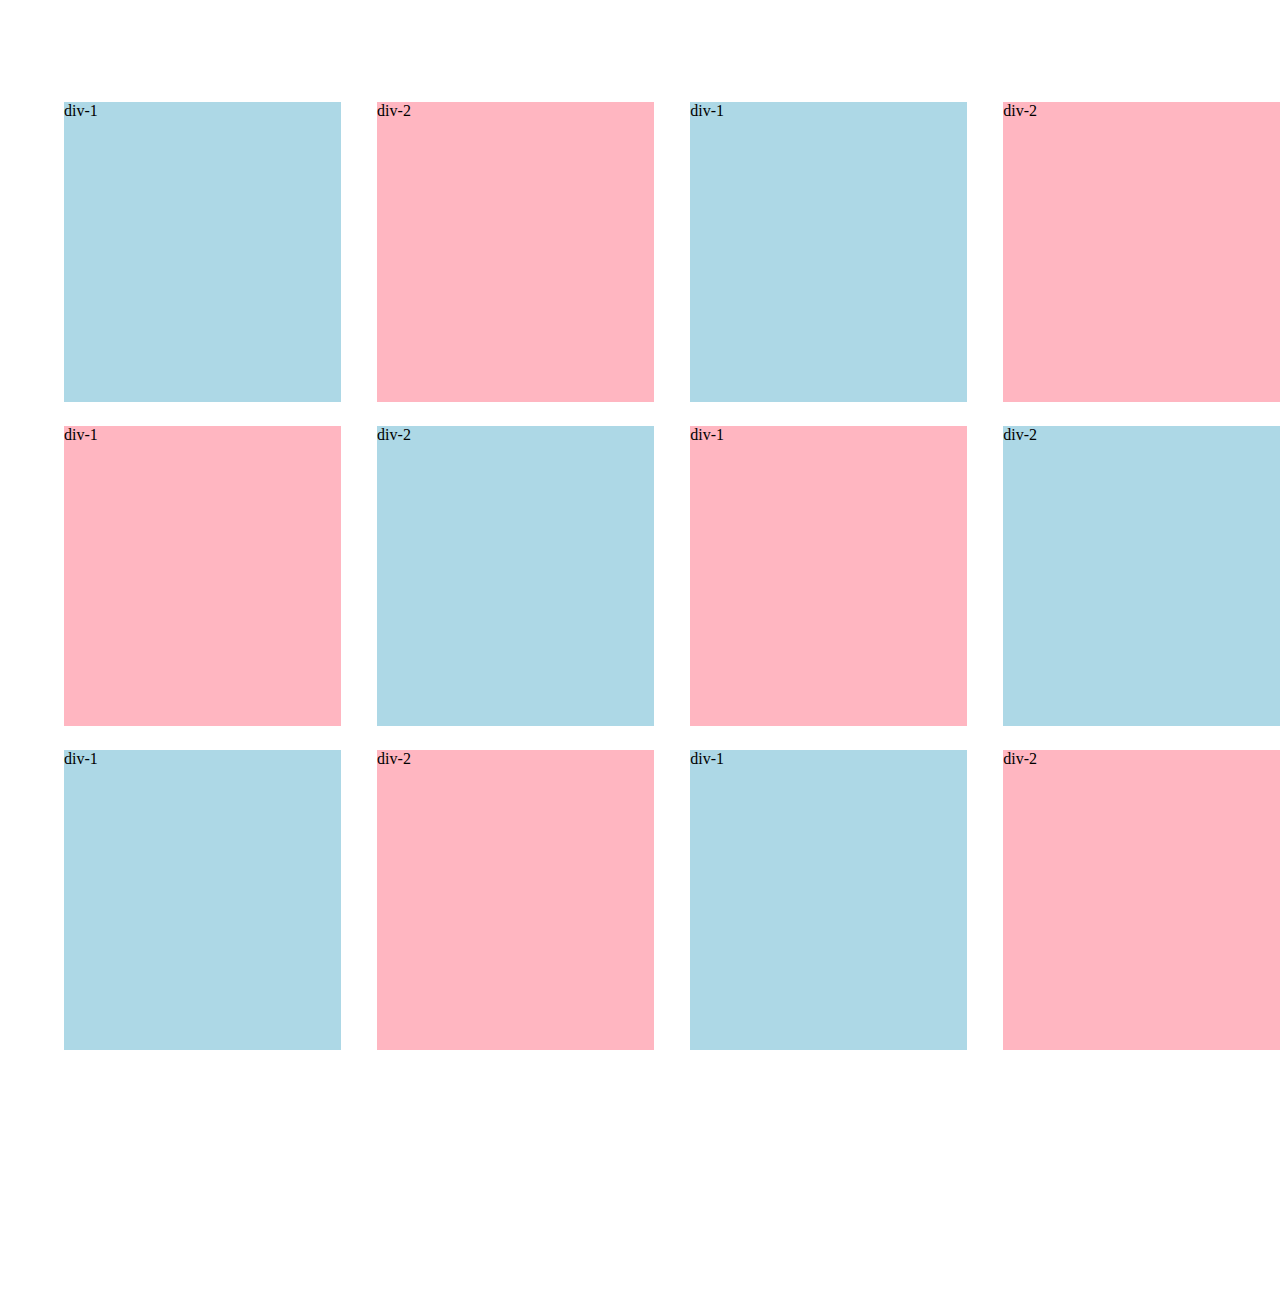
<file: Practices/grid.html>
<!DOCTYPE html>
<html>
  <head>
    <title>Grid</title>

    <style>

      .ceo-div{
        display: grid;
        grid-template-columns: 1fr 1fr 1fr 1fr;
        grid-template-rows: 1fr 1fr 1fr 1fr;
        column-gap: 3%;
        row-gap: 2%;
        margin-top: 8%;
        margin-left: 5%;
      }

      .div-1{
        background-color: lightblue;
        margin: 0%;
        
        height: 300px;
      }

      .div-2{
        background-color: lightpink;
        margin: 0%;
        height: 300px;

      }
    </style>

  </head>



  <body style="margin: 0%;">

    <div class="ceo-div">
      <div class="div-1">div-1</div>
      <div class="div-2">div-2</div>

      <div class="div-1">div-1</div>
      <div class="div-2">div-2</div>

      <div class="div-2">div-1</div>
      <div class="div-1">div-2</div>

      <div class="div-2">div-1</div>
      <div class="div-1">div-2</div>

      <div class="div-1">div-1</div>
      <div class="div-2">div-2</div>

      <div class="div-1">div-1</div>
      <div class="div-2">div-2</div>

    </div>
  </body>

</html>
</file>
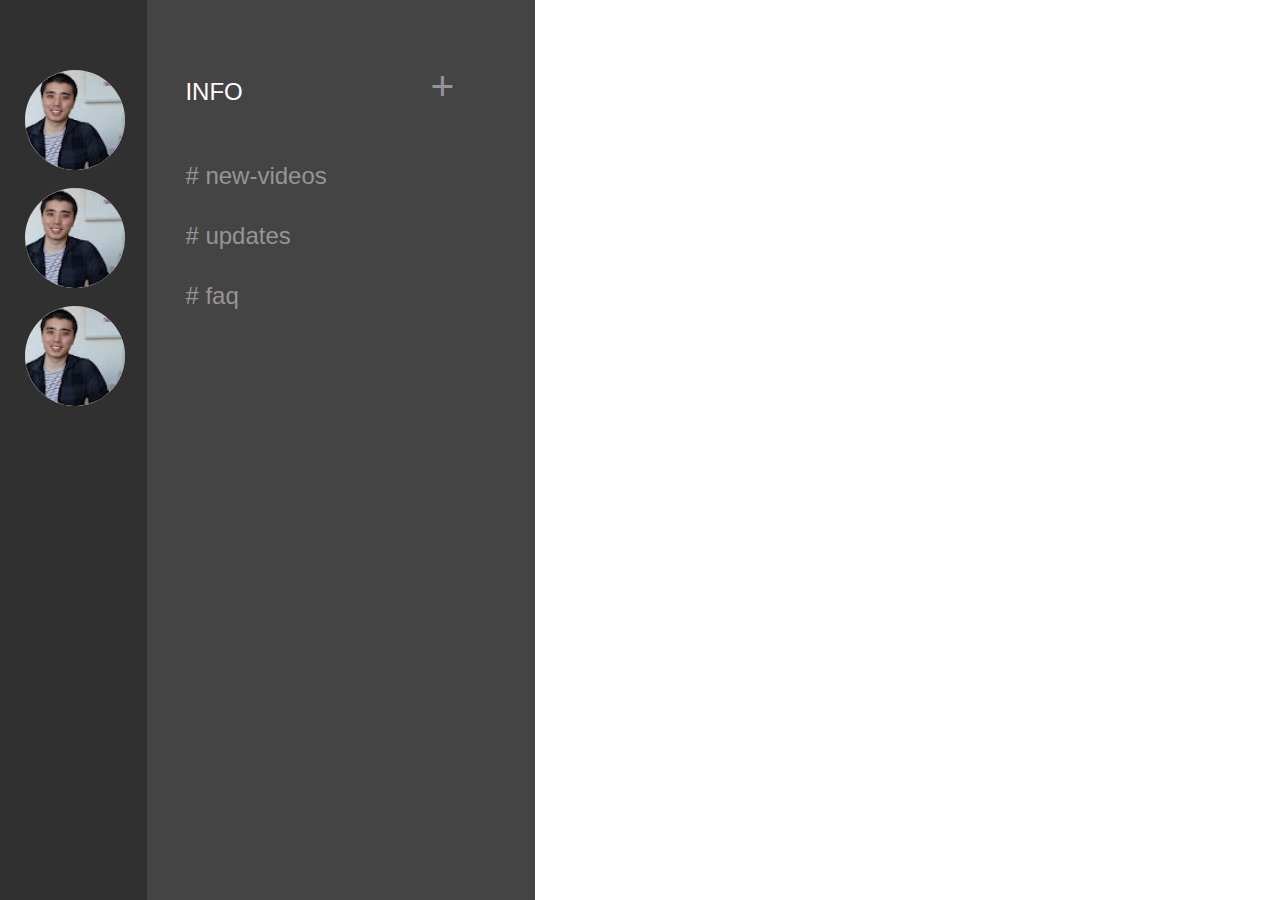
<file: Practices/model_practice.html>
<!DOCTYPE html>
<html>
  <head>
    <title>dicord</title>
    <style>
      
      .first-side-bar{
        background-color: rgb(49, 48, 48);
        position: fixed;
        width: 150px;
        left: 0;
        top: 0;
        bottom: 0;
        display: flex;
        flex-direction: column;
        align-items: center;
        
      }


      .imgs{
        width: 100px;
        margin-top: 12%;
        border-radius: 80px;
      }

      .sec-div{
        background-color: rgb(68, 68, 68);
        position: fixed;
        width: 350px;
        left: 147px;
        top: 0;
        bottom: 0;
        padding-left: 3%;
        font-size: 150%;
        


      }


      .info {
       
        margin-bottom: 30px;
        margin-right: 50%;
        line-height: 30px;
        color: rgb(151, 148, 148);
        
      }

      .plus{
        font-size: 170%;
        color: rgb(151, 148, 148);
        background-color: rgb(68, 68, 68);
        margin-top: 0px;
        border: none;
        
      }

    </style>

  </head>

  <body style="font-family: Arial, Helvetica, sans-serif;">
    <div>
      <div class="first-side-bar">
        <img class="imgs" src="my-channel.jpeg" style="margin-top: 70px;">
        <img class="imgs" src="my-channel.jpeg">
        <img class="imgs" src="my-channel.jpeg">
      </div>



      <div class="sec-div">
        <p class="info" style="  color: white; display: inline-block;  margin-top: 22%;">INFO</p> <button class="plus">+</button>
        <p class="info"># new-videos</p>
        <p class="info"># updates</p>
        <p class="info"># faq</p>
      </div>


    </div>
  </body>

  

</html>
</file>
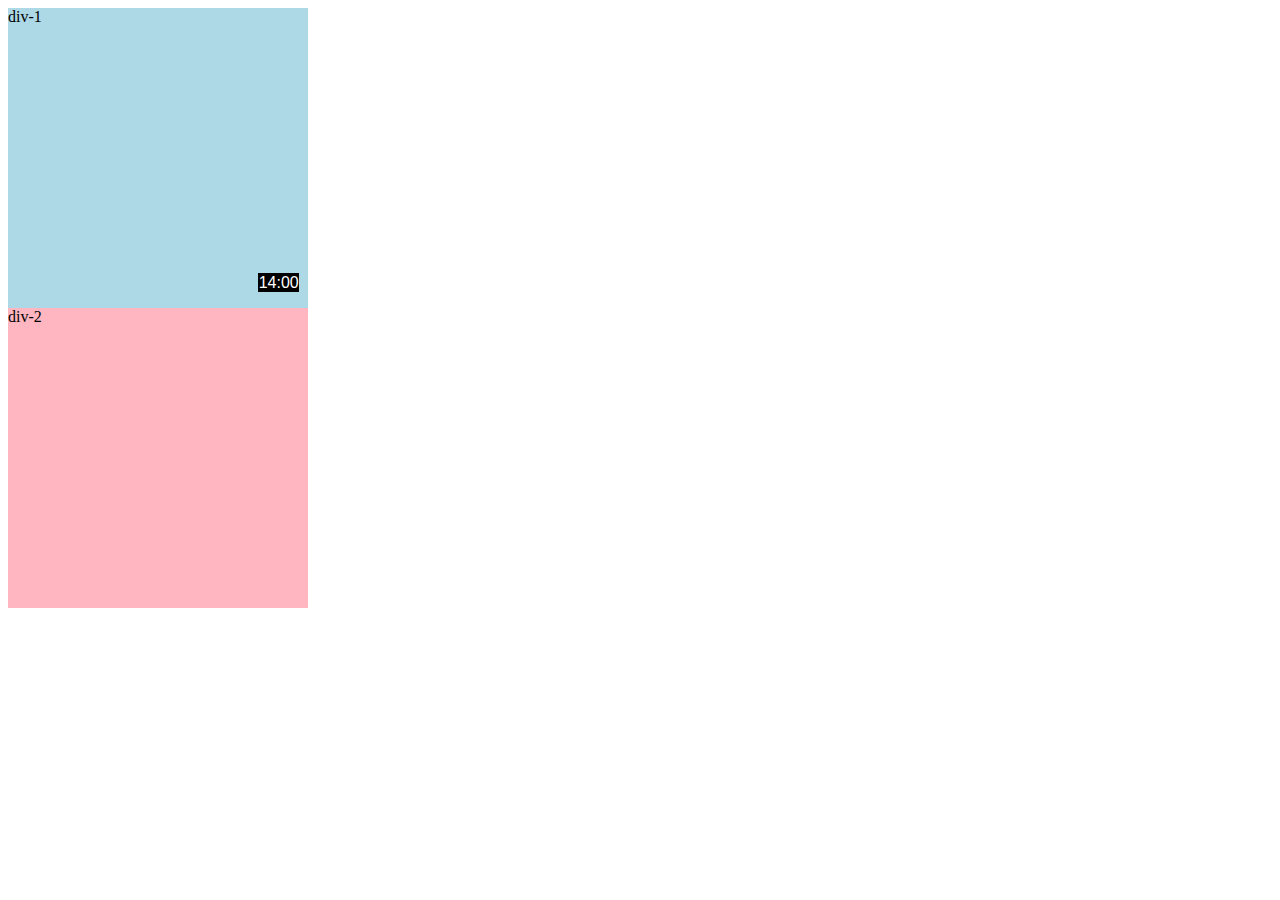
<file: Practices/positioning.html>
<!DOCTYPE html>

<html>
  <head>
    <title>Positioning</title>

    <style>
     
      .blue{
        background-color: lightblue;
        width: 300px;
        height: 300px;
        position: relative;
      }

      .pink{
        background-color: lightpink;
        width: 300px;
        height: 300px;
       
      }

      .time{
        position: absolute;
        background-color: black;
        color: white;
        bottom: 0;
        right: 9px;
        font-family: Arial, Helvetica, sans-serif;
        padding: 0.1% 0.1% 0.1% 0.1%;
      }
    </style>

  </head>

  <body>
    <div>
      <div class="blue">div-1 <p class="time">14:00</p></div>
      
    </div>
   
    <div class="pink">div-2</div>
   
  </body>

</html>
</file>
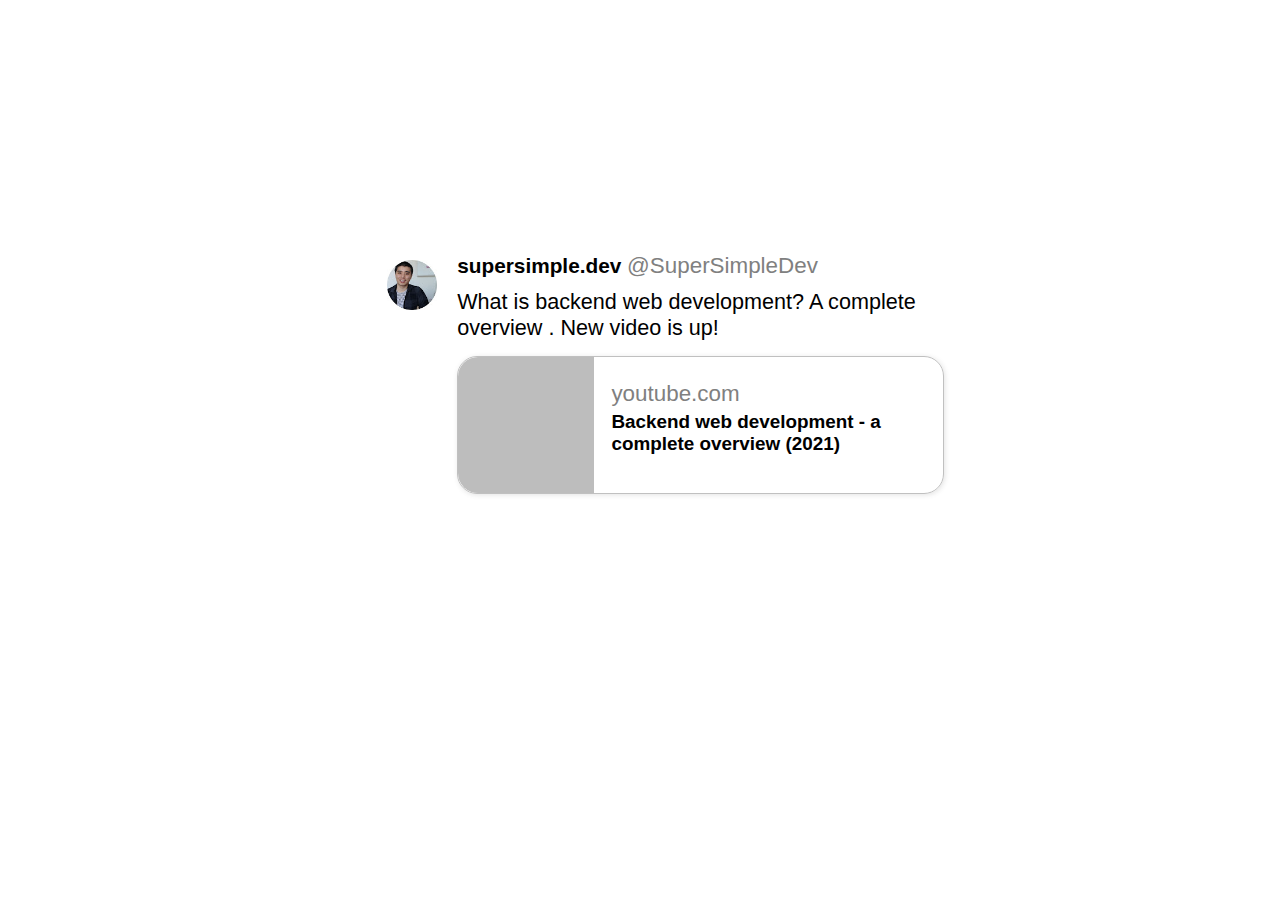
<file: Practices/X_post.html>
<!DOCTYPE html>
<html>
  <head>
    <title>Tweet</title>



    <style>

      p{
        margin: 0%;
      }

      .boss-div{
        
        margin-left: 30%;
        margin-top: 20%;
        font-family:Arial, sans-serif;
        width: 800px;
      }

      .sec-div{
        display: flex;
        flex-direction: row;
      }

      .channel-pic-div{
        width: 70px;
        margin-top: 0.9%;
      }

      .next_to_pic_div{
        margin-left: 0%;
        padding-bottom: 2%;
      }

      .channel-pic{
        width: 50px;

      }


      .supersimple{
        font-weight: bold;
        font-size: 130%;
      }
      .the_at{
        color: grey;
        font-size: 140%;
        cursor: pointer;
        
      }

      .the_fst-writing{
        font-size: 135%;
        width: 500px;
        margin-top: 2%;
      }

      .youtube_link-boss-div{
       
        display: flex;
        margin-top: 3%;
        width: 485px;
        border-style: solid;
        border-width: 1px;
        border-color: silver;
        border-radius: 20px;
        box-shadow: 1px 1px 5px rgba(66, 66, 66, 0.15);
        cursor: pointer;
        text-decoration: none;
      }

      .the_grey_part{
        background-color: rgb(189, 189, 189);
        padding: 14% 14% 14% 14%;
        border-top-left-radius: 20px;
        border-bottom-left-radius: 20px;
      }

      .next_to_grey_part{
      
        
      }

      .backend_writing{
          font-size: 118%;
          margin-top: 1%;
          margin-left: 5%;
          margin-bottom: 3%;
          font-weight: 600;
          color: black;
          
      }

    </style>
  </head>

  <body>
    <div class="boss-div">
      <div class="sec-div">

        <div class="channel-pic-div"> 
          <img class="channel-pic" src="my-channel.jpeg">
        </div>
          
       
        <div class="next_to_pic_div">
          <p><span class="supersimple">supersimple.dev </span><span class="the_at">@SuperSimpleDev</span></p>
          <p class="the_fst-writing">What is backend web development? A complete overview . New video is up!</p>

          
          
          
          
            <div class="youtube_link-boss-div">

              <div class="the_grey_part"></div>

                <div class="next_to_grey_part">
            
                <p class="the_at" style="font-size: normal; margin-top: 7%; margin-left: 5%;">youtube.com</p>
                <p class="backend_writing">Backend web development - a complete overview (2021)</p>
             </div>
            </div>

         




        </div>

      </div>      

    </div>
  </body>

</html>
</file>
